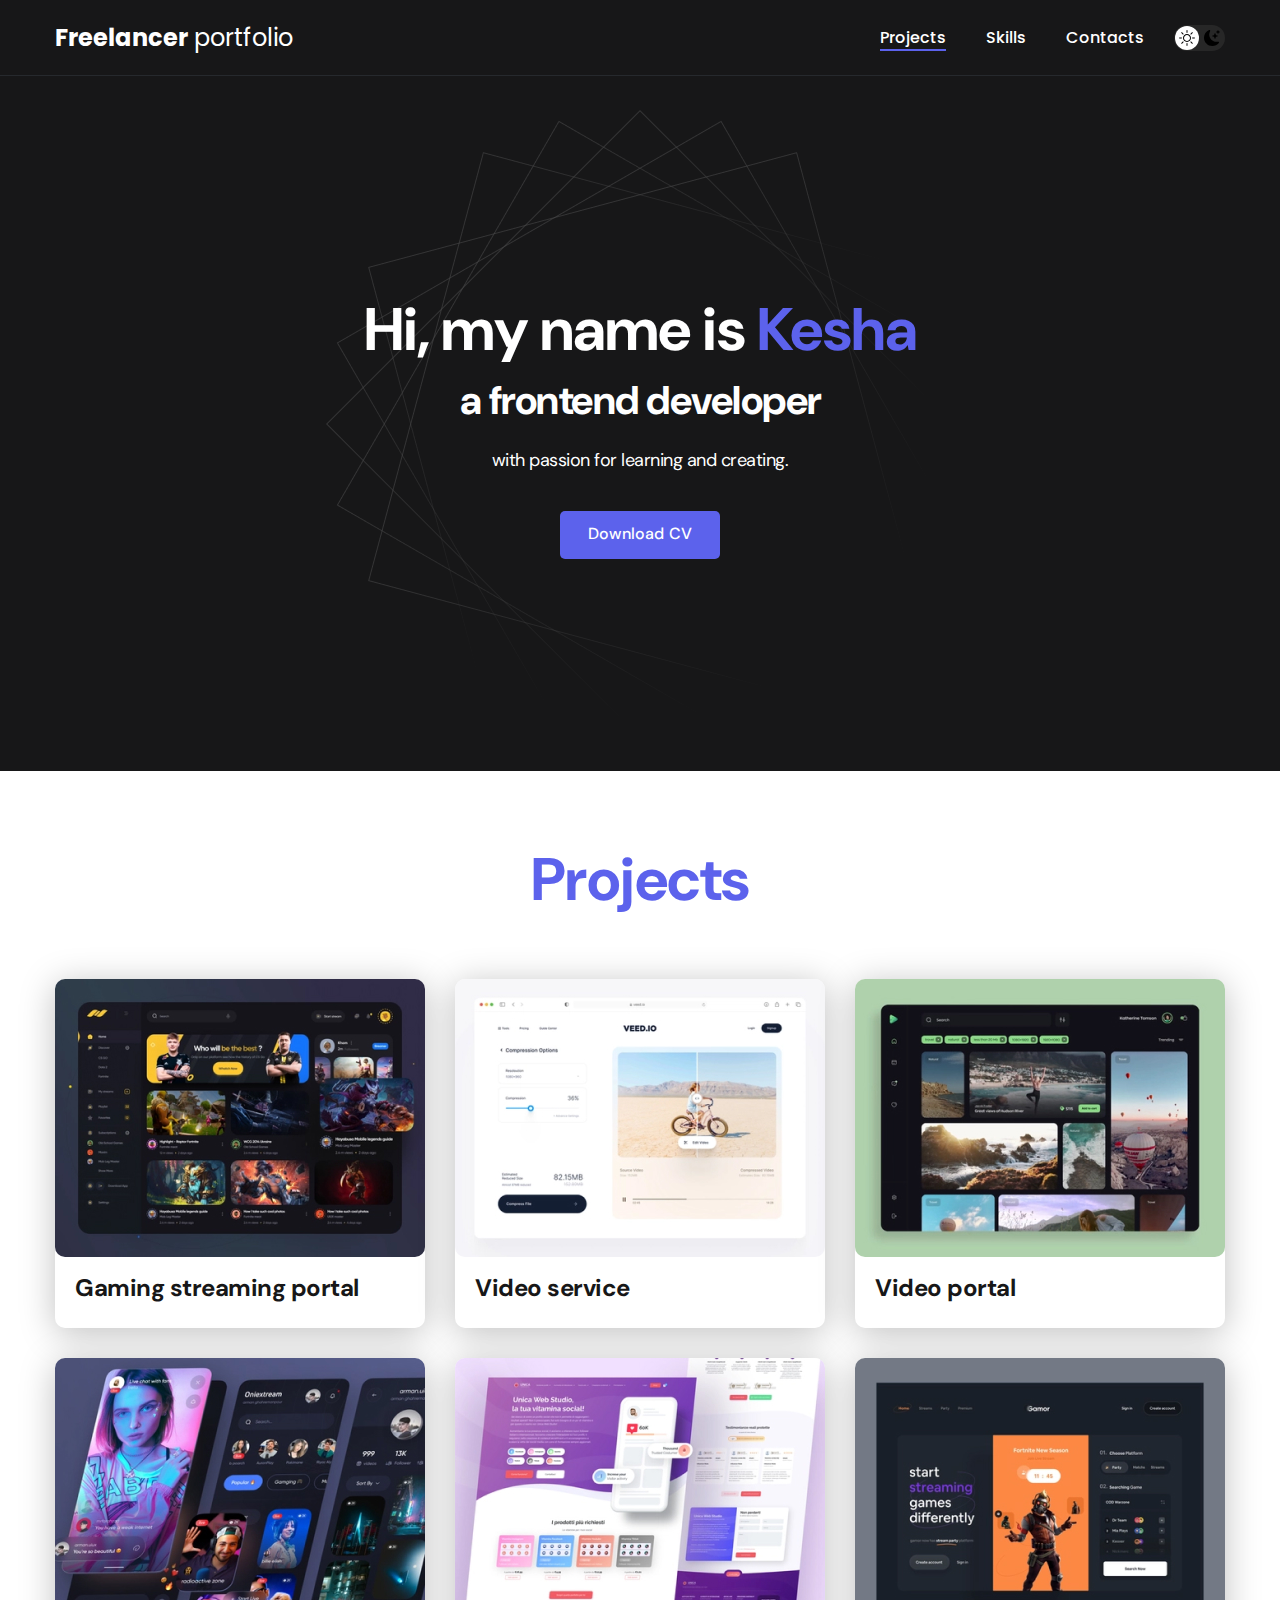
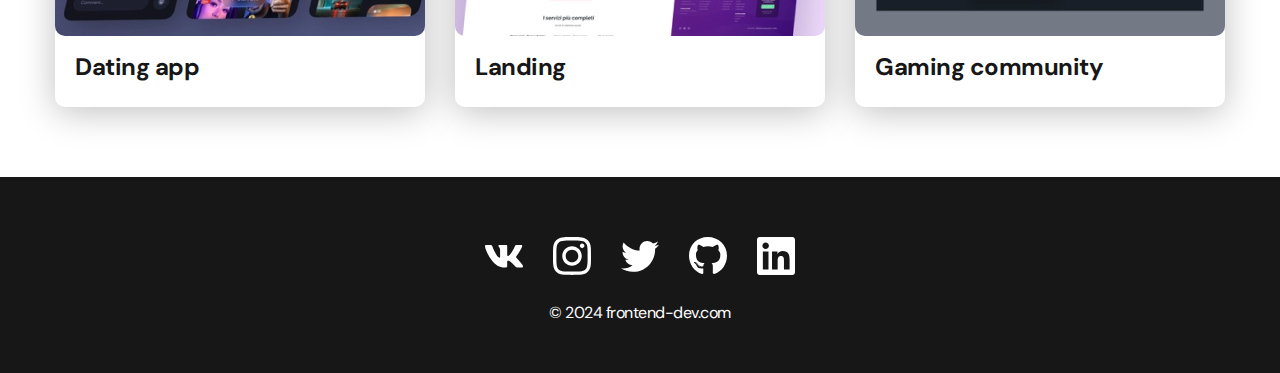
<file: index.html>
<!DOCTYPE html>
<html lang="en">
<head>
    <meta charset="UTF-8">
    <meta name="viewport" content="width=device-width, initial-scale=1.0">
    <title>Portfolio</title>
    <link rel="stylesheet" href="./css/main.css">
</head>
<body>
    <nav class="nav">
        <div class="container">
            <div class="nav-row">
                <a href="./index.html" class="logo"><strong>Freelancer</strong> portfolio</a>

                <button class="dark-mode-btn">
                    <img src="./img/icons/sun.svg" alt="Light mode" class="dark-mode-btn__icon">
                    <img src="./img/icons/moon.svg" alt="Dark mode" class="dark-mode-btn__icon">
                </button>

                <ul class="nav-list">
                    <li class="nav-list__item"><a href="./index.html" class="nav-list__link nav-list__link--active">Projects</a></li>
                    <li class="nav-list__item"><a href="./skills.html" class="nav-list__link">Skills</a></li>
                    <li class="nav-list__item"><a href="./contacts.html" class="nav-list__link">Contacts</a></li>
                </ul>
            </div>
        </div>
    </nav>
    <header class="header">
        <div class="header__wrapper">
            <h1 class="header__title">
                <strong>Hi, my name is <em>Kesha</em></strong><br>
                a frontend developer
            </h1>
            <div class="header__text">
                <p>with passion for learning and creating.</p>
            </div>
            <a href="#!" class="btn">Download CV</a>
        </div>
    </header>
    <main class="section">
        <div class="container">
            <h2 class="title-1">Projects</h2>
            <ul class="projects">
                <li class="project">
                    <a href="./project-page.html" target="_blank">
                        <img src="./img/projects/01.jpg" alt="Project img" class="project__img">
                        <h3 class="project__title">Gaming streaming portal</h3>
                    </a>
                </li>
                <li class="project">
                    <a href="./project-page=2.html" target="_blank">
                        <img src="./img/projects/02.jpg" alt="Project img" class="project__img">
                        <h3 class="project__title">Video service</h3>
                    </a>
                </li>
                <li class="project">
                    <a href="./project-page=3.html" target="_blank">
                        <img src="./img/projects/03.jpg" alt="Project img" class="project__img">
                        <h3 class="project__title">Video portal</h3>
                    </a>
                </li>
                <li class="project">
                    <a href="./project-page=4.html" target="_blank">
                        <img src="./img/projects/04.jpg" alt="Project img" class="project__img">
                        <h3 class="project__title">Dating app</h3>
                    </a>
                </li>
                <li class="project">
                    <a href="./project-page=5.html" target="_blank">
                        <img src="./img/projects/05.jpg" alt="Project img" class="project__img">
                        <h3 class="project__title">Landing</h3>
                    </a>
                </li>
                <li class="project">
                    <a href="./project-page=6.html" target="_blank">
                        <img src="./img/projects/06.jpg" alt="Project img" class="project__img">
                        <h3 class="project__title">Gaming community</h3>
                    </a>
                </li>
            </ul>
        </div>
    </main>
    <footer class="footer">
        <div class="container">
            <div class="footer__wrapper">
                <ul class="social">
                    <li class="social__item">
                        <a href="https://vk.com/"><img src="./img/icons/vk.svg" alt="Link"></a>
                    </li>
                    <li class="social__item">
                        <a href="https://www.instagram.com"><img src="./img/icons/instagram.svg" alt="Link"></a>
                    </li>
                    <li class="social__item">
                        <a href="https://twitter.com"><img src="./img/icons/twitter.svg" alt="Link"></a>
                    </li>
                    <li class="social__item">
                        <a href="https://github.com"><img src="./img/icons/gitHub.svg" alt="Link"></a>
                    </li>
                    <li class="social__item">
                        <a href="https://www.linkedin.com"><img src="./img/icons/linkedIn.svg" alt="Link"></a>
                    </li>
                </ul>
                <div class="copyright">
                    <p>© 2024 frontend-dev.com</p>
                </div>
            </div>
        </div>
    </footer>

    <script src="./js/main.js"></script>
</body>
</html>
</file>
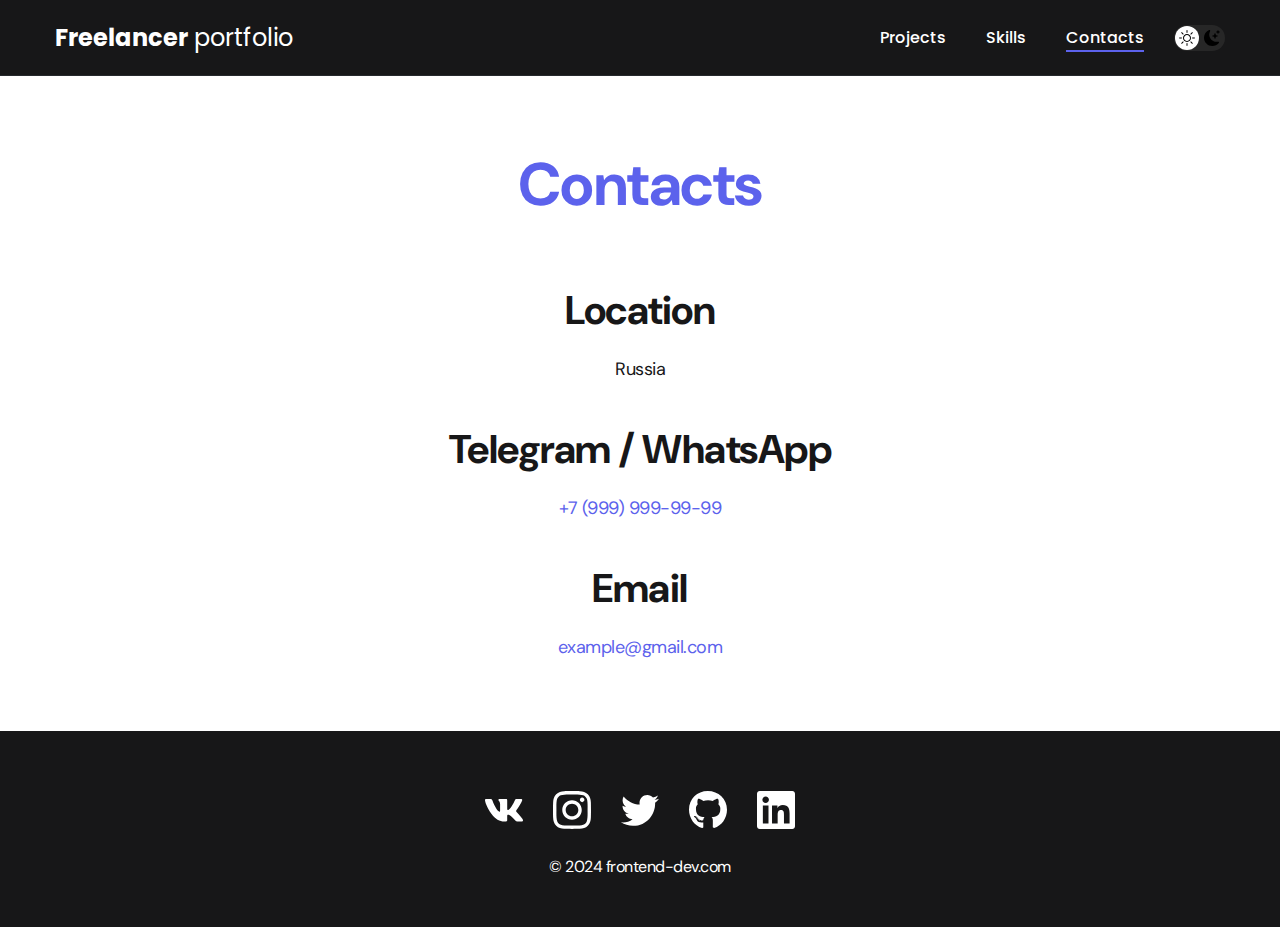
<file: contacts.html>
<!DOCTYPE html>
<html lang="en">
<head>
    <meta charset="UTF-8">
    <meta name="viewport" content="width=device-width, initial-scale=1.0">
    <title>Contacts</title>
    <link rel="stylesheet" href="./css/main.css">
</head>
<body>
    <nav class="nav">
        <div class="container">
            <div class="nav-row">
                <a href="./index.html" class="logo"><strong>Freelancer</strong> portfolio</a>

                <button class="dark-mode-btn">
                    <img src="./img/icons/sun.svg" alt="Light mode" class="dark-mode-btn__icon">
                    <img src="./img/icons/moon.svg" alt="Dark mode" class="dark-mode-btn__icon">
                </button>

                <ul class="nav-list">
                    <li class="nav-list__item"><a href="./index.html" class="nav-list__link">Projects</a></li>
                    <li class="nav-list__item"><a href="./skills.html" class="nav-list__link">Skills</a></li>
                    <li class="nav-list__item nav-list__link--active"><a href="./contacts.html" class="nav-list__link">Contacts</a></li>
                </ul>
            </div>
        </div>
    </nav>
    <main class="section">
        <div class="container">
            <h1 class="title-1">Contacts</h1>
            <ul class="content-list">
                <li class="content-list__item">
                    <h2 class="title-2">Location</h2>
                    <p>Russia</p>
                </li>
                <li class="content-list__item">
                    <h2 class="title-2">Telegram / WhatsApp</h2>
                    <p><a href="tel:+79999999999">+7 (999) 999-99-99</a></p>
                </li>
                <li class="content-list__item">
                    <h2 class="title-2">Email</h2>
                    <p><a href="mailto:example@gmail.com">example@gmail.com</a></p>
                </li>
            </ul>
        </div>
    </main>
    <footer class="footer">
        <div class="container">
            <div class="footer__wrapper">
                <ul class="social">
                    <li class="social__item">
                        <a href="https://vk.com/"><img src="./img/icons/vk.svg" alt="Link"></a>
                    </li>
                    <li class="social__item">
                        <a href="https://www.instagram.com"><img src="./img/icons/instagram.svg" alt="Link"></a>
                    </li>
                    <li class="social__item">
                        <a href="https://twitter.com"><img src="./img/icons/twitter.svg" alt="Link"></a>
                    </li>
                    <li class="social__item">
                        <a href="https://github.com"><img src="./img/icons/gitHub.svg" alt="Link"></a>
                    </li>
                    <li class="social__item">
                        <a href="https://www.linkedin.com"><img src="./img/icons/linkedIn.svg" alt="Link"></a>
                    </li>
                </ul>
                <div class="copyright">
                    <p>© 2024 frontend-dev.com</p>
                </div>
            </div>
        </div>
    </footer>

    <script src="./js/main.js"></script>
</body>
</html>
</file>
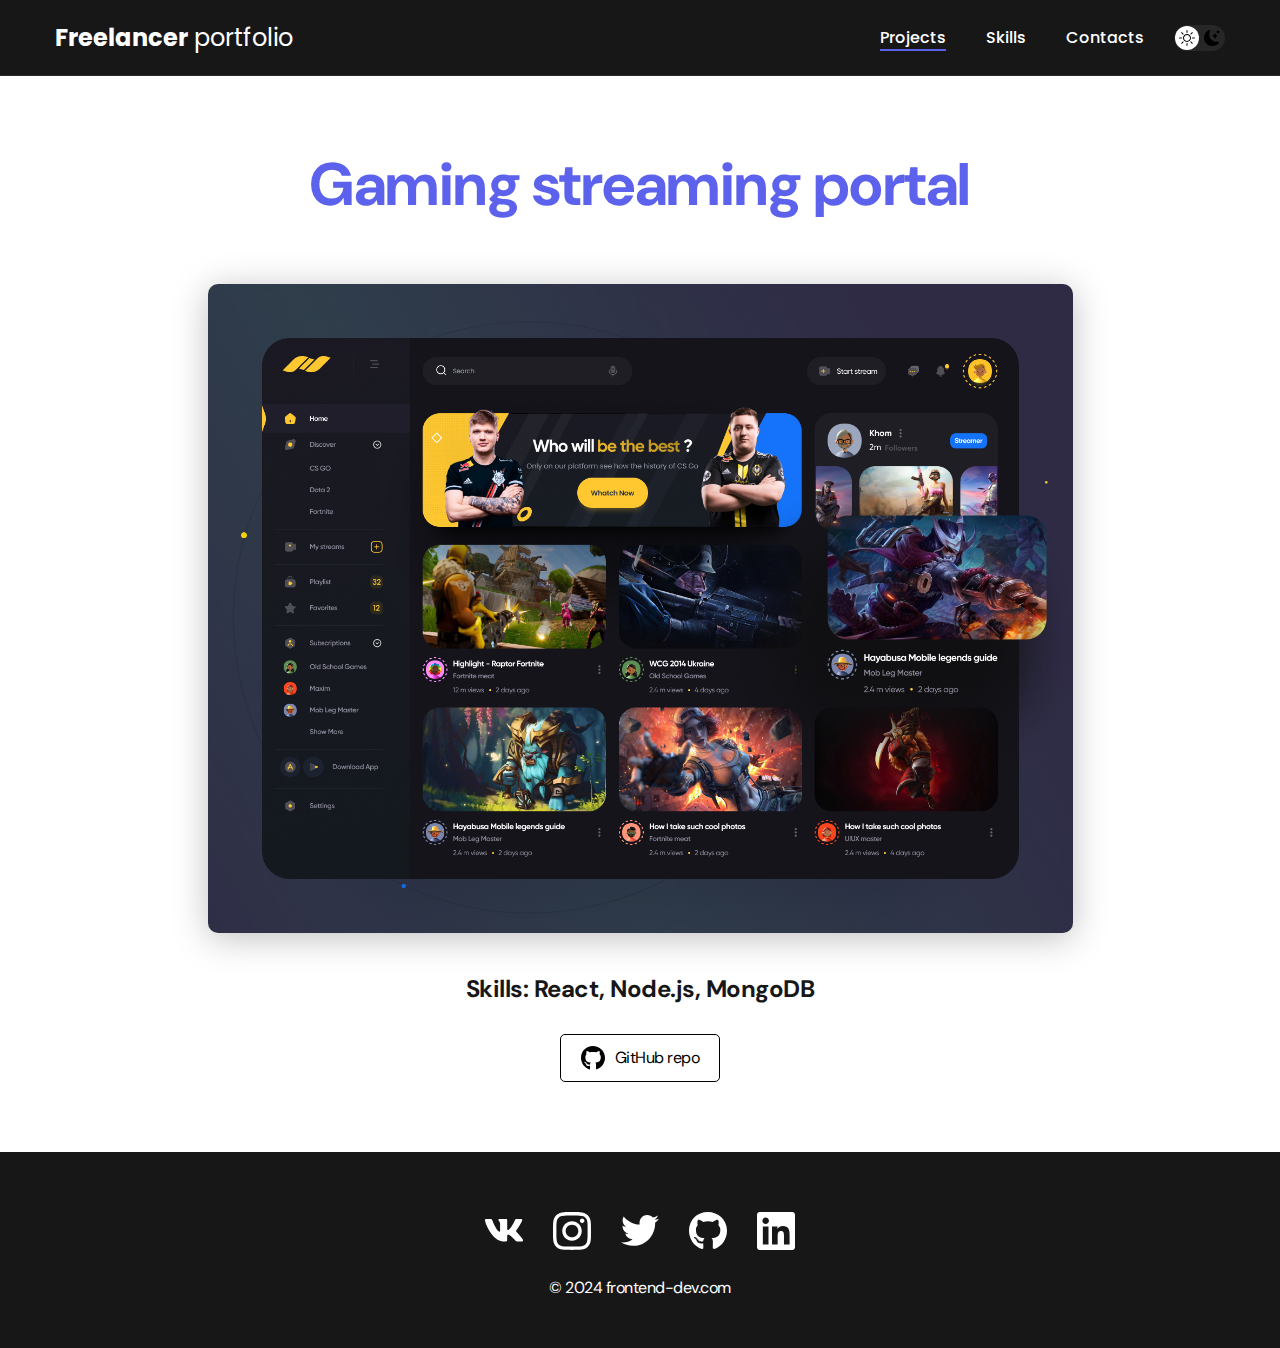
<file: project-page.html>
<!DOCTYPE html>
<html lang="en">
<head>
    <meta charset="UTF-8">
    <meta name="viewport" content="width=device-width, initial-scale=1.0">
    <title>Gaming streaming portal</title>
    <link rel="stylesheet" href="./css/main.css">
</head>
<body>
    <nav class="nav">
        <div class="container">
            <div class="nav-row">
                <a href="./index.html" class="logo"><strong>Freelancer</strong> portfolio</a>

                <button class="dark-mode-btn">
                    <img src="./img/icons/sun.svg" alt="Light mode" class="dark-mode-btn__icon">
                    <img src="./img/icons/moon.svg" alt="Dark mode" class="dark-mode-btn__icon">
                </button>

                <ul class="nav-list">
                    <li class="nav-list__item"><a href="./index.html" class="nav-list__link nav-list__link--active">Projects</a></li>
                    <li class="nav-list__item"><a href="./skills.html" class="nav-list__link">Skills</a></li>
                    <li class="nav-list__item"><a href="./contacts.html" class="nav-list__link">Contacts</a></li>
                </ul>
            </div>
        </div>
    </nav>
    <main class="section">
        <div class="container">
            <div class="project-details">
                <h1 class="title-1">Gaming streaming portal</h1>
                <img src="./img/projects/01-big.jpg" alt="" class="project-details__cover">
                <div class="project-details__desc">
                    <p>Skills: React, Node.js, MongoDB</p>
                </div>
                <a href="#!" class="btn-outline">
                    <img src="./img/icons/gitHub-black.svg" alt="">
                    GitHub repo
                </a>
            </div>
        </div>
    </main>
    <footer class="footer">
        <div class="container">
            <div class="footer__wrapper">
                <ul class="social">
                    <li class="social__item">
                        <a href="https://vk.com/"><img src="./img/icons/vk.svg" alt="Link"></a>
                    </li>
                    <li class="social__item">
                        <a href="https://www.instagram.com"><img src="./img/icons/instagram.svg" alt="Link"></a>
                    </li>
                    <li class="social__item">
                        <a href="https://twitter.com"><img src="./img/icons/twitter.svg" alt="Link"></a>
                    </li>
                    <li class="social__item">
                        <a href="https://github.com"><img src="./img/icons/gitHub.svg" alt="Link"></a>
                    </li>
                    <li class="social__item">
                        <a href="https://www.linkedin.com"><img src="./img/icons/linkedIn.svg" alt="Link"></a>
                    </li>
                </ul>
                <div class="copyright">
                    <p>© 2024 frontend-dev.com</p>
                </div>
            </div>
        </div>
    </footer>

    <script src="./js/main.js"></script>
</body>
</html>
</file>
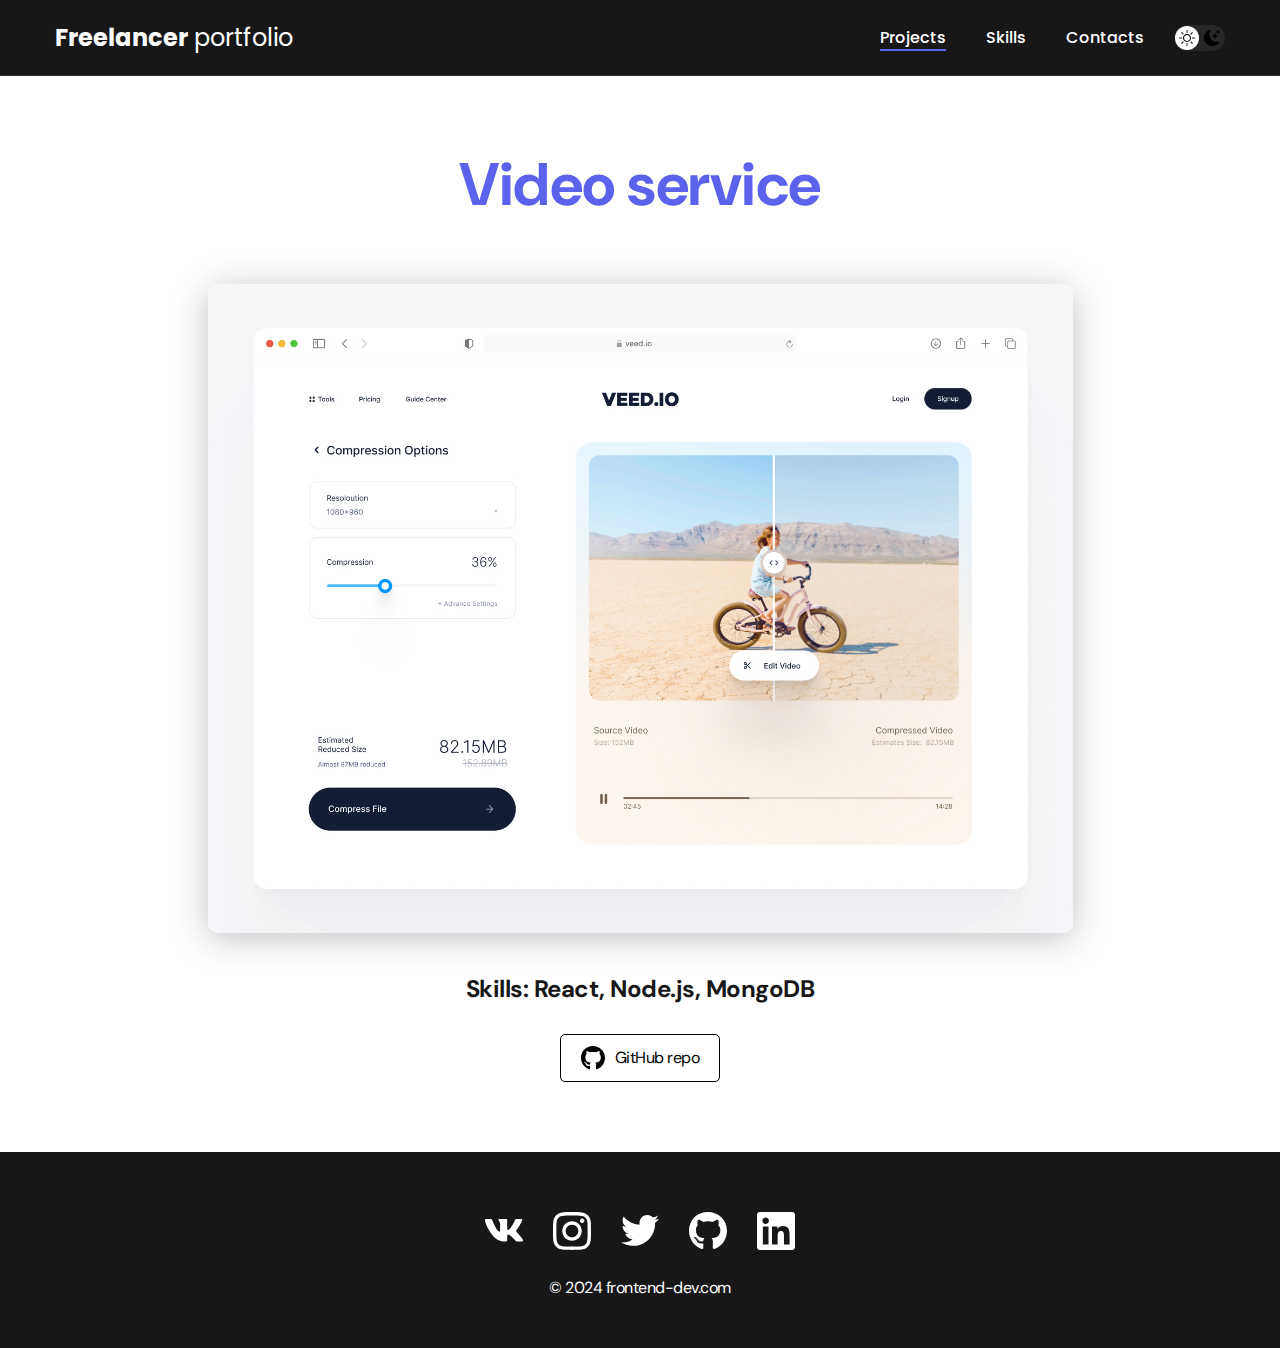
<file: project-page=2.html>
<!DOCTYPE html>
<html lang="en">
<head>
    <meta charset="UTF-8">
    <meta name="viewport" content="width=device-width, initial-scale=1.0">
    <title>Video service</title>
    <link rel="stylesheet" href="./css/main.css">
</head>
<body>
    <nav class="nav">
        <div class="container">
            <div class="nav-row">
                <a href="./index.html" class="logo"><strong>Freelancer</strong> portfolio</a>

                <button class="dark-mode-btn">
                    <img src="./img/icons/sun.svg" alt="Light mode" class="dark-mode-btn__icon">
                    <img src="./img/icons/moon.svg" alt="Dark mode" class="dark-mode-btn__icon">
                </button>

                <ul class="nav-list">
                    <li class="nav-list__item"><a href="./index.html" class="nav-list__link nav-list__link--active">Projects</a></li>
                    <li class="nav-list__item"><a href="./skills.html" class="nav-list__link">Skills</a></li>
                    <li class="nav-list__item"><a href="./contacts.html" class="nav-list__link">Contacts</a></li>
                </ul>
            </div>
        </div>
    </nav>
    <main class="section">
        <div class="container">
            <div class="project-details">
                <h1 class="title-1">Video service</h1>
                <img src="./img/projects/02-big.jpg" alt="" class="project-details__cover">
                <div class="project-details__desc">
                    <p>Skills: React, Node.js, MongoDB</p>
                </div>
                <a href="#!" class="btn-outline">
                    <img src="./img/icons/gitHub-black.svg" alt="">
                    GitHub repo
                </a>
            </div>
        </div>
    </main>
    <footer class="footer">
        <div class="container">
            <div class="footer__wrapper">
                <ul class="social">
                    <li class="social__item">
                        <a href="https://vk.com/"><img src="./img/icons/vk.svg" alt="Link"></a>
                    </li>
                    <li class="social__item">
                        <a href="https://www.instagram.com"><img src="./img/icons/instagram.svg" alt="Link"></a>
                    </li>
                    <li class="social__item">
                        <a href="https://twitter.com"><img src="./img/icons/twitter.svg" alt="Link"></a>
                    </li>
                    <li class="social__item">
                        <a href="https://github.com"><img src="./img/icons/gitHub.svg" alt="Link"></a>
                    </li>
                    <li class="social__item">
                        <a href="https://www.linkedin.com"><img src="./img/icons/linkedIn.svg" alt="Link"></a>
                    </li>
                </ul>
                <div class="copyright">
                    <p>© 2024 frontend-dev.com</p>
                </div>
            </div>
        </div>
    </footer>

    <script src="./js/main.js"></script>
</body>
</html>
</file>
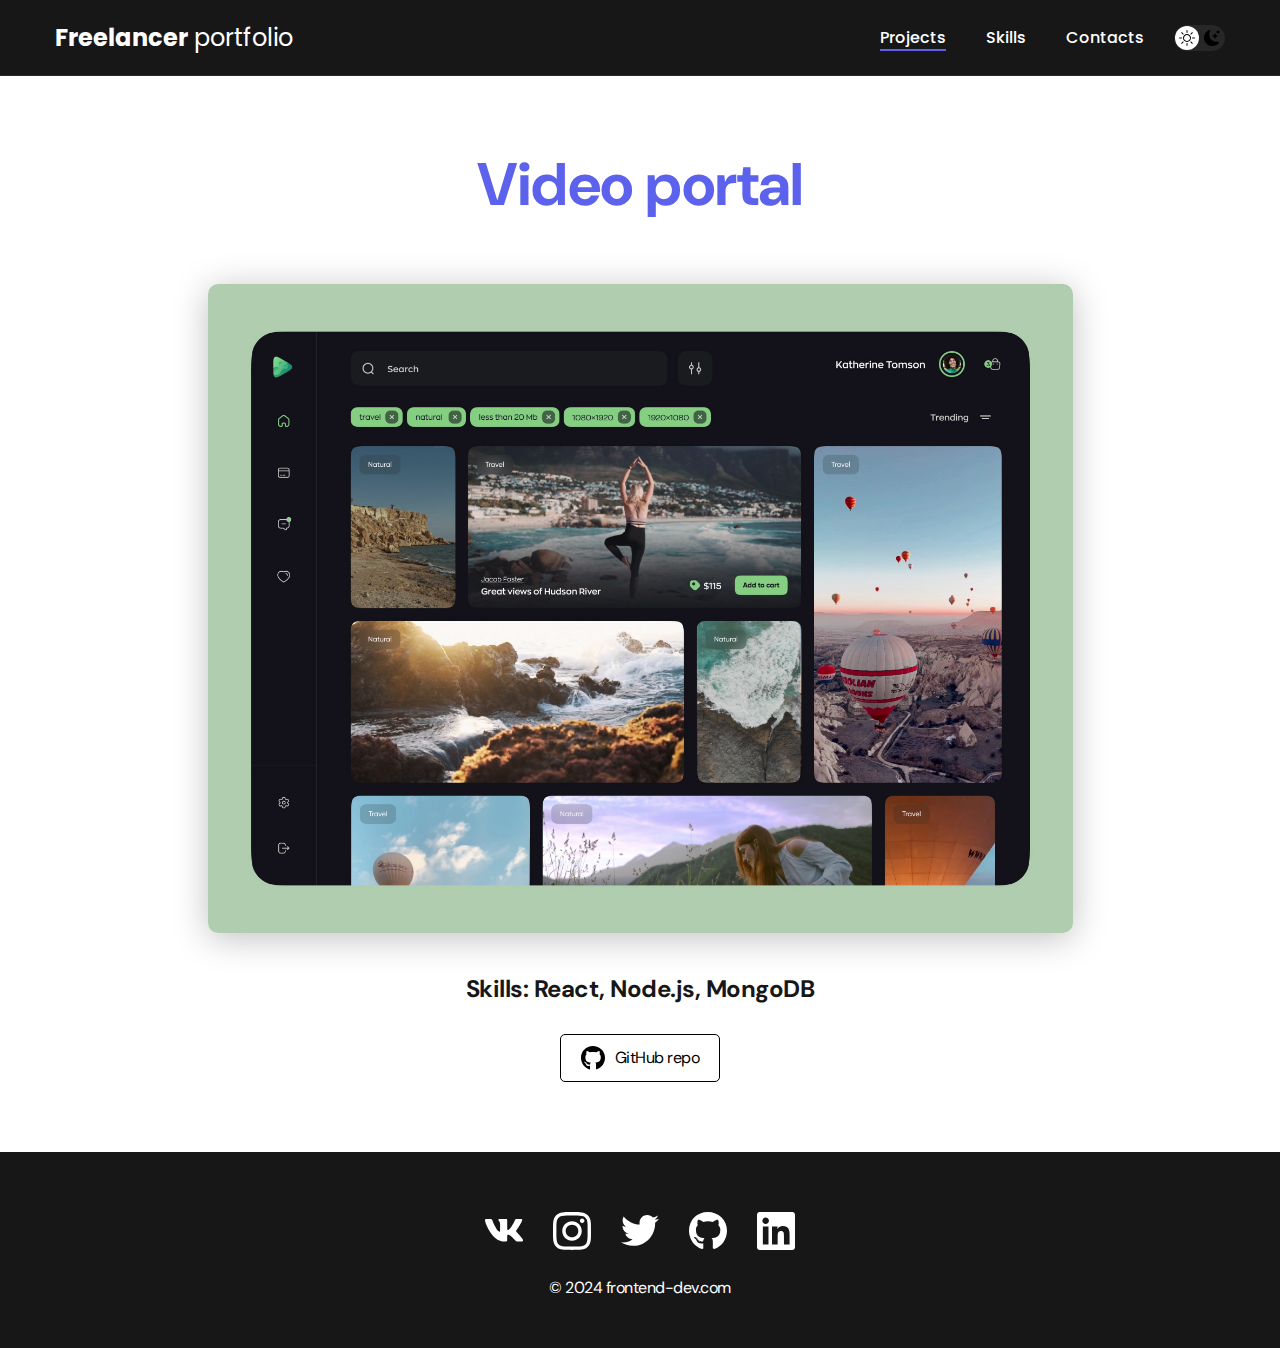
<file: project-page=3.html>
<!DOCTYPE html>
<html lang="en">
<head>
    <meta charset="UTF-8">
    <meta name="viewport" content="width=device-width, initial-scale=1.0">
    <title>Video portal</title>
    <link rel="stylesheet" href="./css/main.css">
</head>
<body>
    <nav class="nav">
        <div class="container">
            <div class="nav-row">
                <a href="./index.html" class="logo"><strong>Freelancer</strong> portfolio</a>

                <button class="dark-mode-btn">
                    <img src="./img/icons/sun.svg" alt="Light mode" class="dark-mode-btn__icon">
                    <img src="./img/icons/moon.svg" alt="Dark mode" class="dark-mode-btn__icon">
                </button>

                <ul class="nav-list">
                    <li class="nav-list__item"><a href="./index.html" class="nav-list__link nav-list__link--active">Projects</a></li>
                    <li class="nav-list__item"><a href="./skills.html" class="nav-list__link">Skills</a></li>
                    <li class="nav-list__item"><a href="./contacts.html" class="nav-list__link">Contacts</a></li>
                </ul>
            </div>
        </div>
    </nav>
    <main class="section">
        <div class="container">
            <div class="project-details">
                <h1 class="title-1">Video portal</h1>
                <img src="./img/projects/03-big.jpg" alt="" class="project-details__cover">
                <div class="project-details__desc">
                    <p>Skills: React, Node.js, MongoDB</p>
                </div>
                <a href="#!" class="btn-outline">
                    <img src="./img/icons/gitHub-black.svg" alt="">
                    GitHub repo
                </a>
            </div>
        </div>
    </main>
    <footer class="footer">
        <div class="container">
            <div class="footer__wrapper">
                <ul class="social">
                    <li class="social__item">
                        <a href="https://vk.com/"><img src="./img/icons/vk.svg" alt="Link"></a>
                    </li>
                    <li class="social__item">
                        <a href="https://www.instagram.com"><img src="./img/icons/instagram.svg" alt="Link"></a>
                    </li>
                    <li class="social__item">
                        <a href="https://twitter.com"><img src="./img/icons/twitter.svg" alt="Link"></a>
                    </li>
                    <li class="social__item">
                        <a href="https://github.com"><img src="./img/icons/gitHub.svg" alt="Link"></a>
                    </li>
                    <li class="social__item">
                        <a href="https://www.linkedin.com"><img src="./img/icons/linkedIn.svg" alt="Link"></a>
                    </li>
                </ul>
                <div class="copyright">
                    <p>© 2024 frontend-dev.com</p>
                </div>
            </div>
        </div>
    </footer>

    <script src="./js/main.js"></script>
</body>
</html>
</file>
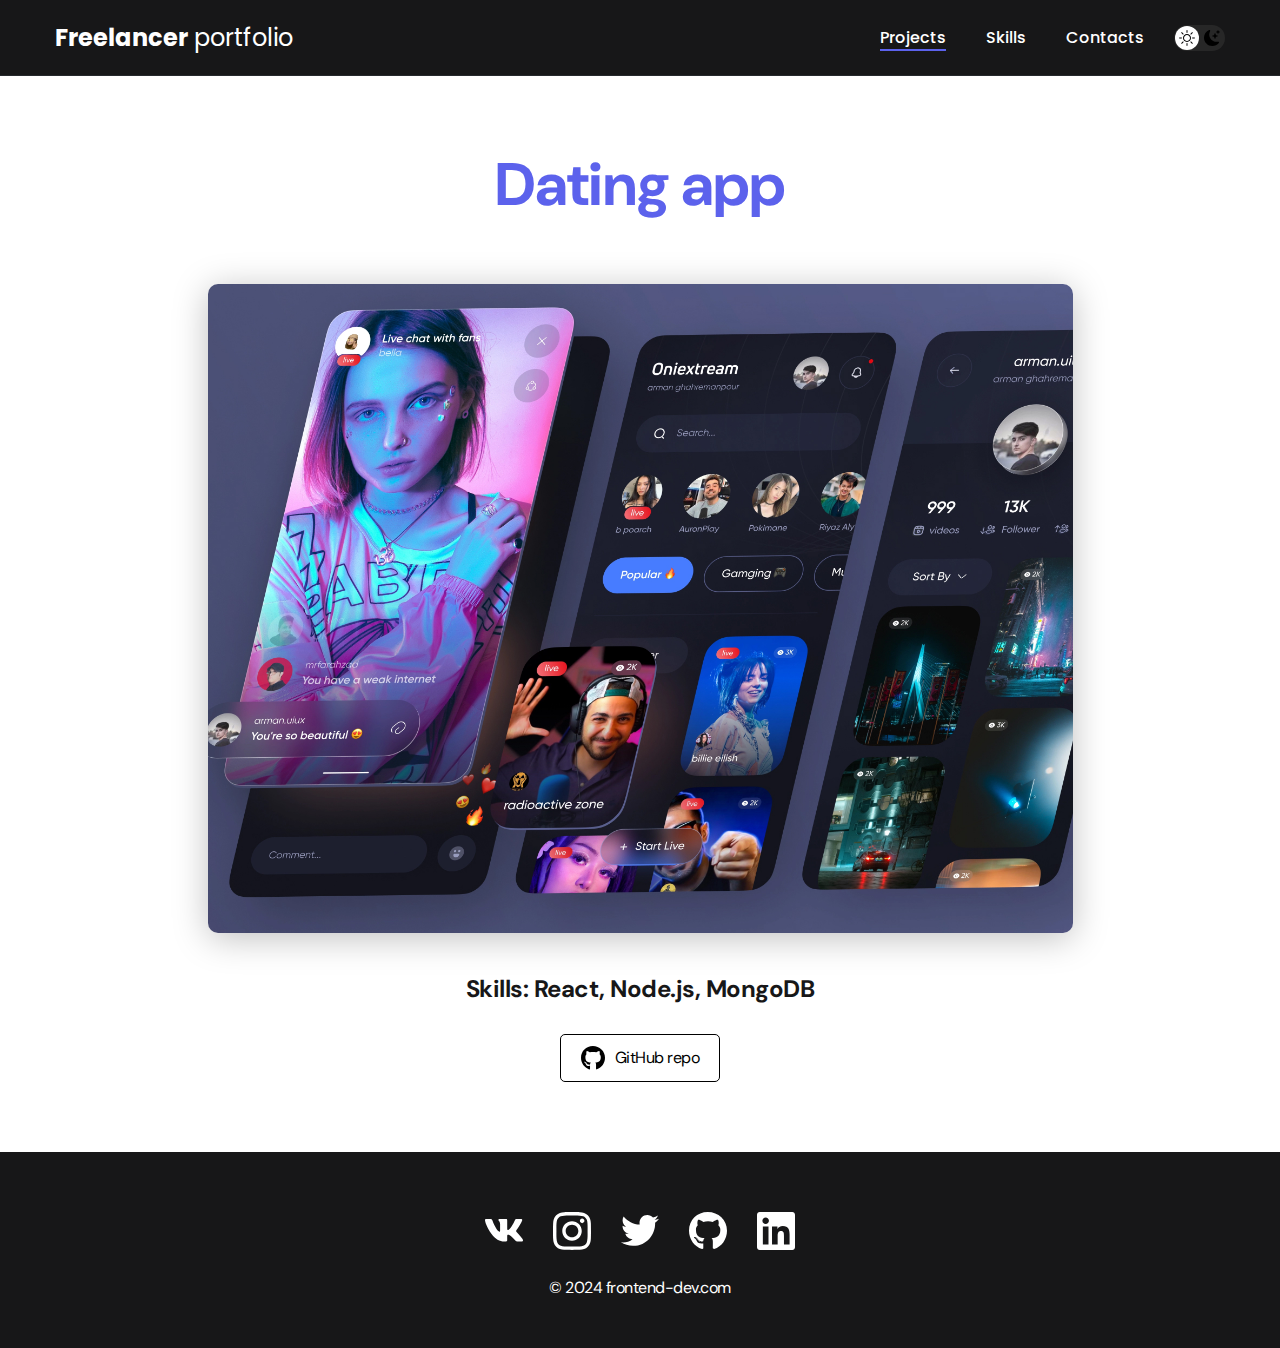
<file: project-page=4.html>
<!DOCTYPE html>
<html lang="en">
<head>
    <meta charset="UTF-8">
    <meta name="viewport" content="width=device-width, initial-scale=1.0">
    <title>Dating app</title>
    <link rel="stylesheet" href="./css/main.css">
</head>
<body>
    <nav class="nav">
        <div class="container">
            <div class="nav-row">
                <a href="./index.html" class="logo"><strong>Freelancer</strong> portfolio</a>

                <button class="dark-mode-btn">
                    <img src="./img/icons/sun.svg" alt="Light mode" class="dark-mode-btn__icon">
                    <img src="./img/icons/moon.svg" alt="Dark mode" class="dark-mode-btn__icon">
                </button>

                <ul class="nav-list">
                    <li class="nav-list__item"><a href="./index.html" class="nav-list__link nav-list__link--active">Projects</a></li>
                    <li class="nav-list__item"><a href="./skills.html" class="nav-list__link">Skills</a></li>
                    <li class="nav-list__item"><a href="./contacts.html" class="nav-list__link">Contacts</a></li>
                </ul>
            </div>
        </div>
    </nav>
    <main class="section">
        <div class="container">
            <div class="project-details">
                <h1 class="title-1">Dating app</h1>
                <img src="./img/projects/04-big.jpg" alt="" class="project-details__cover">
                <div class="project-details__desc">
                    <p>Skills: React, Node.js, MongoDB</p>
                </div>
                <a href="#!" class="btn-outline">
                    <img src="./img/icons/gitHub-black.svg" alt="">
                    GitHub repo
                </a>
            </div>
        </div>
    </main>
    <footer class="footer">
        <div class="container">
            <div class="footer__wrapper">
                <ul class="social">
                    <li class="social__item">
                        <a href="https://vk.com/"><img src="./img/icons/vk.svg" alt="Link"></a>
                    </li>
                    <li class="social__item">
                        <a href="https://www.instagram.com"><img src="./img/icons/instagram.svg" alt="Link"></a>
                    </li>
                    <li class="social__item">
                        <a href="https://twitter.com"><img src="./img/icons/twitter.svg" alt="Link"></a>
                    </li>
                    <li class="social__item">
                        <a href="https://github.com"><img src="./img/icons/gitHub.svg" alt="Link"></a>
                    </li>
                    <li class="social__item">
                        <a href="https://www.linkedin.com"><img src="./img/icons/linkedIn.svg" alt="Link"></a>
                    </li>
                </ul>
                <div class="copyright">
                    <p>© 2024 frontend-dev.com</p>
                </div>
            </div>
        </div>
    </footer>

    <script src="./js/main.js"></script>
</body>
</html>
</file>
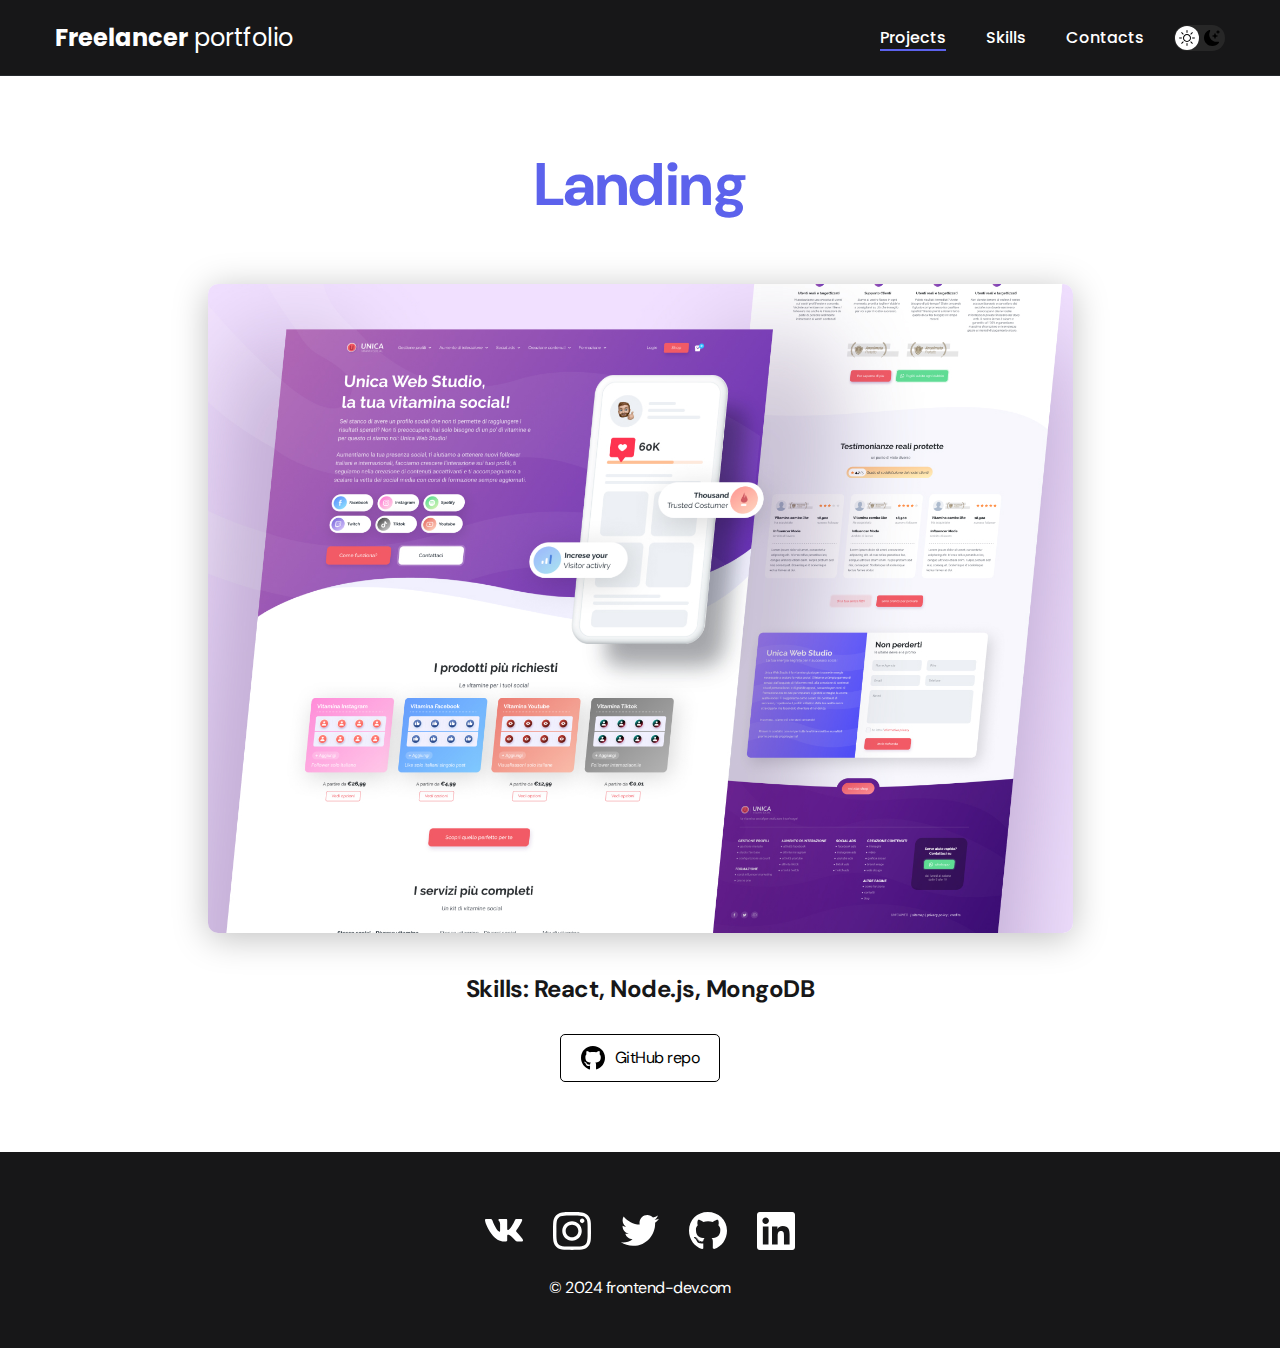
<file: project-page=5.html>
<!DOCTYPE html>
<html lang="en">
<head>
    <meta charset="UTF-8">
    <meta name="viewport" content="width=device-width, initial-scale=1.0">
    <title>Landing</title>
    <link rel="stylesheet" href="./css/main.css">
</head>
<body>
    <nav class="nav">
        <div class="container">
            <div class="nav-row">
                <a href="./index.html" class="logo"><strong>Freelancer</strong> portfolio</a>

                <button class="dark-mode-btn">
                    <img src="./img/icons/sun.svg" alt="Light mode" class="dark-mode-btn__icon">
                    <img src="./img/icons/moon.svg" alt="Dark mode" class="dark-mode-btn__icon">
                </button>

                <ul class="nav-list">
                    <li class="nav-list__item"><a href="./index.html" class="nav-list__link nav-list__link--active">Projects</a></li>
                    <li class="nav-list__item"><a href="./skills.html" class="nav-list__link">Skills</a></li>
                    <li class="nav-list__item"><a href="./contacts.html" class="nav-list__link">Contacts</a></li>
                </ul>
            </div>
        </div>
    </nav>
    <main class="section">
        <div class="container">
            <div class="project-details">
                <h1 class="title-1">Landing</h1>
                <img src="./img/projects/05-big.jpg" alt="" class="project-details__cover">
                <div class="project-details__desc">
                    <p>Skills: React, Node.js, MongoDB</p>
                </div>
                <a href="#!" class="btn-outline">
                    <img src="./img/icons/gitHub-black.svg" alt="">
                    GitHub repo
                </a>
            </div>
        </div>
    </main>
    <footer class="footer">
        <div class="container">
            <div class="footer__wrapper">
                <ul class="social">
                    <li class="social__item">
                        <a href="https://vk.com/"><img src="./img/icons/vk.svg" alt="Link"></a>
                    </li>
                    <li class="social__item">
                        <a href="https://www.instagram.com"><img src="./img/icons/instagram.svg" alt="Link"></a>
                    </li>
                    <li class="social__item">
                        <a href="https://twitter.com"><img src="./img/icons/twitter.svg" alt="Link"></a>
                    </li>
                    <li class="social__item">
                        <a href="https://github.com"><img src="./img/icons/gitHub.svg" alt="Link"></a>
                    </li>
                    <li class="social__item">
                        <a href="https://www.linkedin.com"><img src="./img/icons/linkedIn.svg" alt="Link"></a>
                    </li>
                </ul>
                <div class="copyright">
                    <p>© 2024 frontend-dev.com</p>
                </div>
            </div>
        </div>
    </footer>

    <script src="./js/main.js"></script>
</body>
</html>
</file>
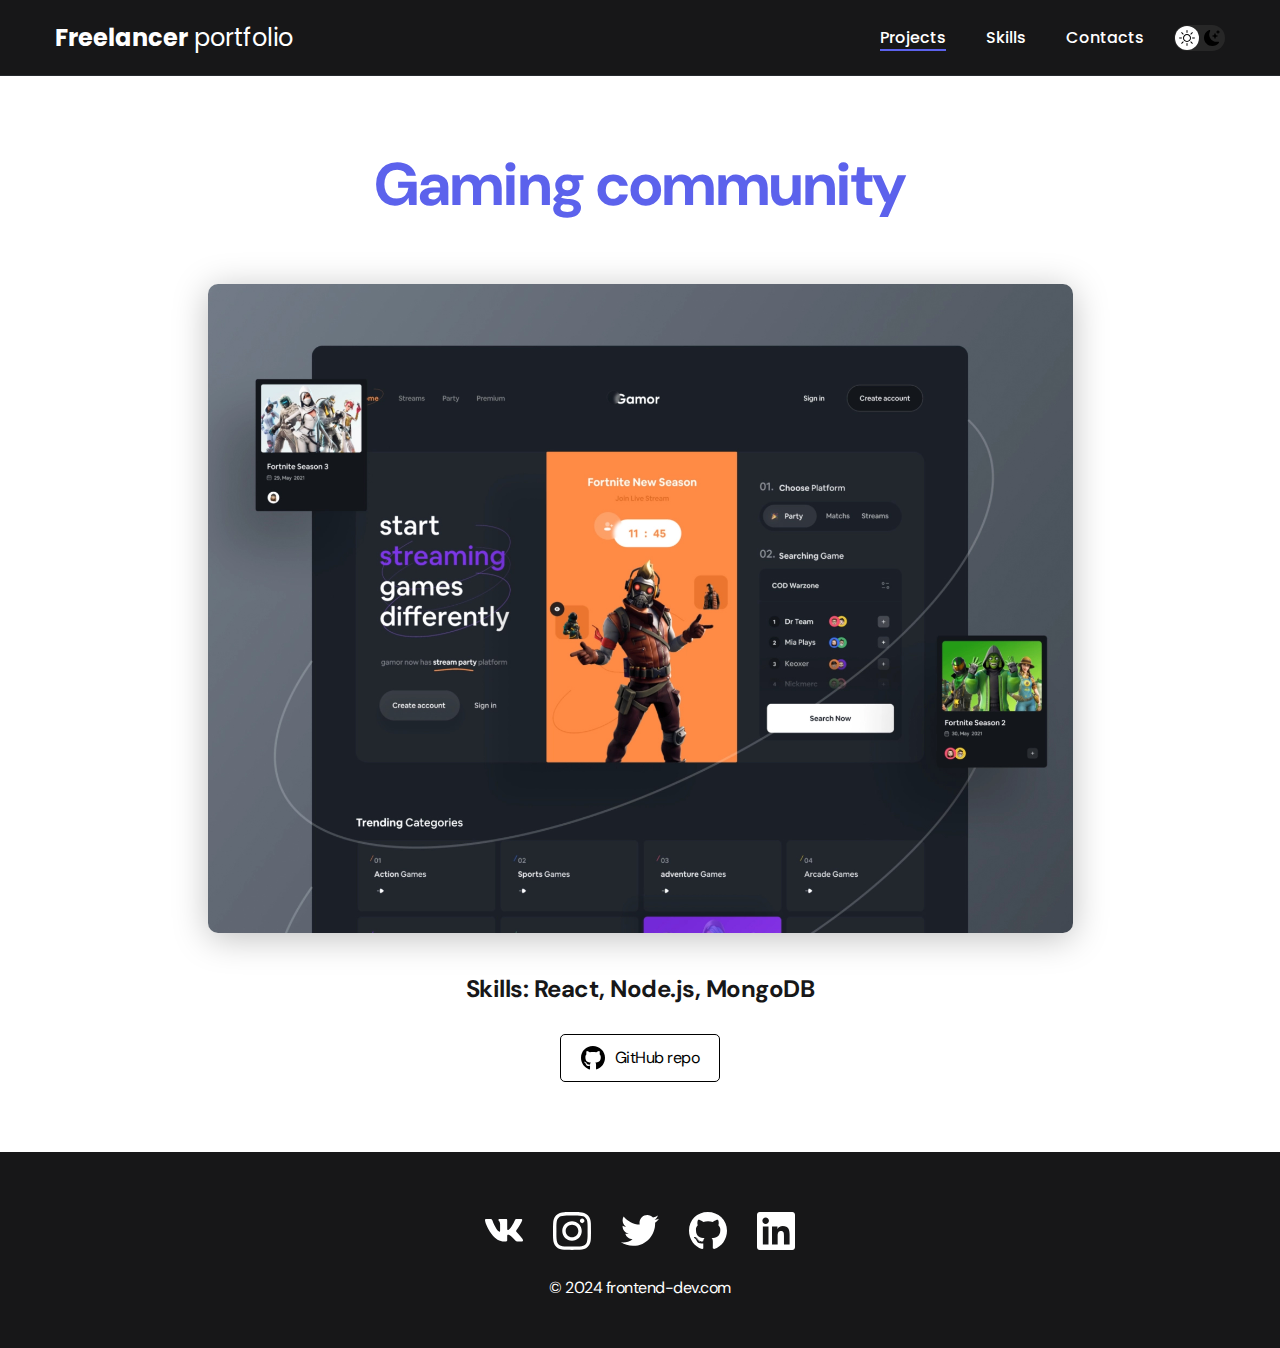
<file: project-page=6.html>
<!DOCTYPE html>
<html lang="en">
<head>
    <meta charset="UTF-8">
    <meta name="viewport" content="width=device-width, initial-scale=1.0">
    <title>Gaming community</title>
    <link rel="stylesheet" href="./css/main.css">
</head>
<body>
    <nav class="nav">
        <div class="container">
            <div class="nav-row">
                <a href="./index.html" class="logo"><strong>Freelancer</strong> portfolio</a>

                <button class="dark-mode-btn">
                    <img src="./img/icons/sun.svg" alt="Light mode" class="dark-mode-btn__icon">
                    <img src="./img/icons/moon.svg" alt="Dark mode" class="dark-mode-btn__icon">
                </button>

                <ul class="nav-list">
                    <li class="nav-list__item"><a href="./index.html" class="nav-list__link nav-list__link--active">Projects</a></li>
                    <li class="nav-list__item"><a href="./skills.html" class="nav-list__link">Skills</a></li>
                    <li class="nav-list__item"><a href="./contacts.html" class="nav-list__link">Contacts</a></li>
                </ul>
            </div>
        </div>
    </nav>
    <main class="section">
        <div class="container">
            <div class="project-details">
                <h1 class="title-1">Gaming community</h1>
                <img src="./img/projects/06-big.jpg" alt="" class="project-details__cover">
                <div class="project-details__desc">
                    <p>Skills: React, Node.js, MongoDB</p>
                </div>
                <a href="#!" class="btn-outline">
                    <img src="./img/icons/gitHub-black.svg" alt="">
                    GitHub repo
                </a>
            </div>
        </div>
    </main>
    <footer class="footer">
        <div class="container">
            <div class="footer__wrapper">
                <ul class="social">
                    <li class="social__item">
                        <a href="https://vk.com/"><img src="./img/icons/vk.svg" alt="Link"></a>
                    </li>
                    <li class="social__item">
                        <a href="https://www.instagram.com"><img src="./img/icons/instagram.svg" alt="Link"></a>
                    </li>
                    <li class="social__item">
                        <a href="https://twitter.com"><img src="./img/icons/twitter.svg" alt="Link"></a>
                    </li>
                    <li class="social__item">
                        <a href="https://github.com"><img src="./img/icons/gitHub.svg" alt="Link"></a>
                    </li>
                    <li class="social__item">
                        <a href="https://www.linkedin.com"><img src="./img/icons/linkedIn.svg" alt="Link"></a>
                    </li>
                </ul>
                <div class="copyright">
                    <p>© 2024 frontend-dev.com</p>
                </div>
            </div>
        </div>
    </footer>

    <script src="./js/main.js"></script>
</body>
</html>
</file>
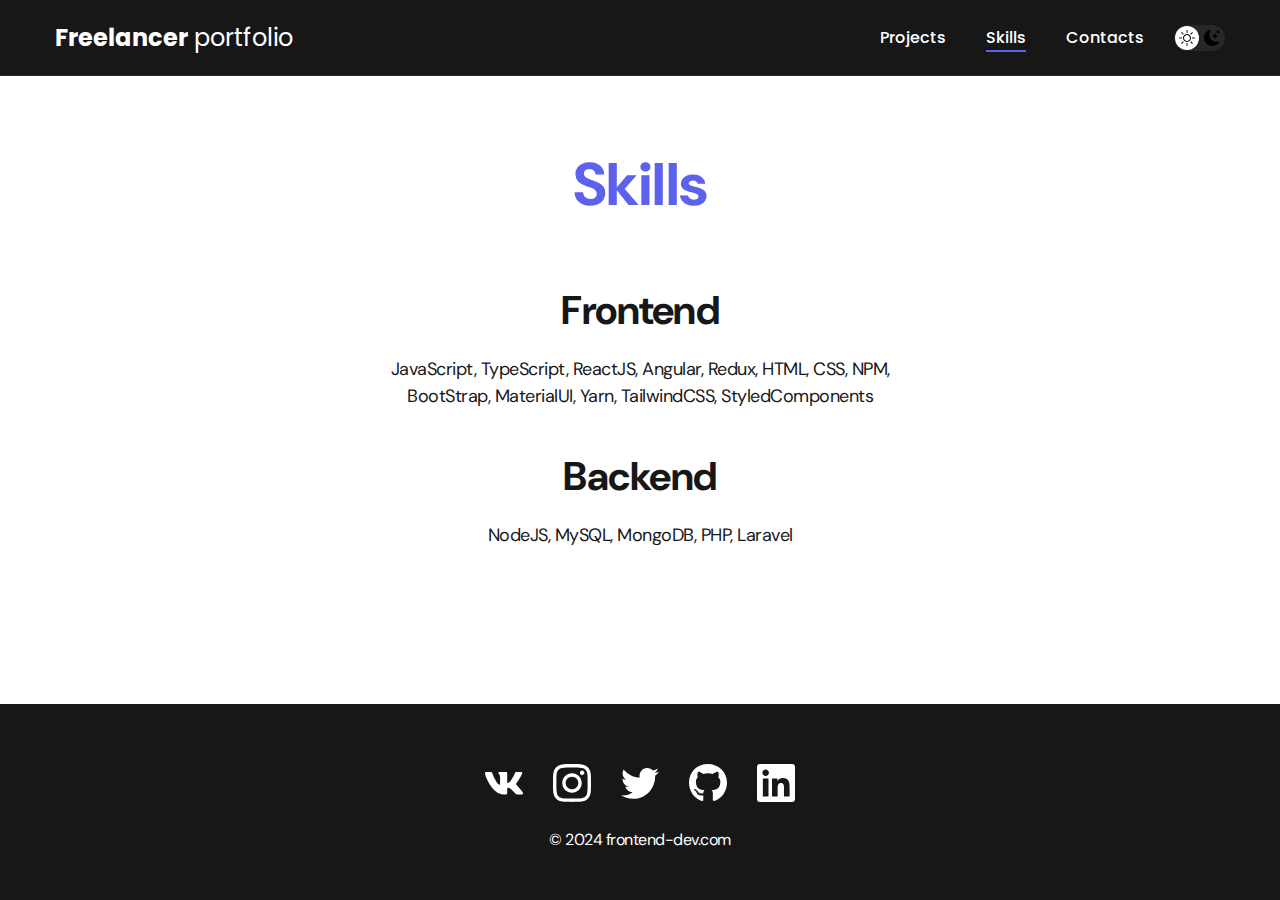
<file: skills.html>
<!DOCTYPE html>
<html lang="en">
<head>
    <meta charset="UTF-8">
    <meta name="viewport" content="width=device-width, initial-scale=1.0">
    <title>Skills</title>
    <link rel="stylesheet" href="./css/main.css">
</head>
<body>
    <nav class="nav">
        <div class="container">
            <div class="nav-row">
                <a href="./index.html" class="logo"><strong>Freelancer</strong> portfolio</a>

                <button class="dark-mode-btn">
                    <img src="./img/icons/sun.svg" alt="Light mode" class="dark-mode-btn__icon">
                    <img src="./img/icons/moon.svg" alt="Dark mode" class="dark-mode-btn__icon">
                </button>

                <ul class="nav-list">
                    <li class="nav-list__item"><a href="./index.html" class="nav-list__link">Projects</a></li>
                    <li class="nav-list__item nav-list__link--active"><a href="./skills.html" class="nav-list__link">Skills</a></li>
                    <li class="nav-list__item"><a href="./contacts.html" class="nav-list__link">Contacts</a></li>
                </ul>
            </div>
        </div>
    </nav>
    <main class="section">
        <div class="container">
            <h1 class="title-1">Skills</h1>
            <ul class="content-list">
                <li class="content-list__item">
                    <h2 class="title-2">Frontend</h2>
                    <p>JavaScript, TypeScript, ReactJS, Angular, Redux, HTML, CSS, NPM, BootStrap, MaterialUI, Yarn, TailwindCSS, StyledComponents</p>
                </li>
                <li class="content-list__item">
                    <h2 class="title-2">Backend</h2>
                    <p>NodeJS, MySQL, MongoDB, PHP, Laravel</p>
                </li>
            </ul>
        </div>
    </main>
    <footer class="footer">
        <div class="container">
            <div class="footer__wrapper">
                <ul class="social">
                    <li class="social__item">
                        <a href="https://vk.com/"><img src="./img/icons/vk.svg" alt="Link"></a>
                    </li>
                    <li class="social__item">
                        <a href="https://www.instagram.com"><img src="./img/icons/instagram.svg" alt="Link"></a>
                    </li>
                    <li class="social__item">
                        <a href="https://twitter.com"><img src="./img/icons/twitter.svg" alt="Link"></a>
                    </li>
                    <li class="social__item">
                        <a href="https://github.com"><img src="./img/icons/gitHub.svg" alt="Link"></a>
                    </li>
                    <li class="social__item">
                        <a href="https://www.linkedin.com"><img src="./img/icons/linkedIn.svg" alt="Link"></a>
                    </li>
                </ul>
                <div class="copyright">
                    <p>© 2024 frontend-dev.com</p>
                </div>
            </div>
        </div>
    </footer>

    <script src="./js/main.js"></script>
</body>
</html>
</file>
<file: css/main.css>
@import "./reset.css";
@import url('https://fonts.googleapis.com/css2?family=DM+Sans:opsz,wght@9..40,400;9..40,500;9..40,700&family=Poppins:wght@400;500;700&display=swap');


/* font-family: 'DM Sans', sans-serif;
font-family: 'Poppins', sans-serif; */

/* * {
    border: 1px solid red;
} */

:root {
    --blackpure: #000;
    --black: #171718;
    --black-border: #26292D;
    --white: #fff;
    --purple: #5C62EC;

    --text-color: var(--black);
    --dark-bg: var(--black);
    --dark-border: var(--black-border);
    --header-text: var(--white);
    --accent: var(--purple);

    /* Light mode */

    --page-bg: var(--white);
    --text-color: var(--black);

    --title-1: var(--accent);
    --project-card-bg: var(--white);
    --project-card-text: var(--black);
    --box-shadow: 0px 5px 35px 0px rgba(0, 0, 0, 0.25);
}

.dark {
    /* Dark mode */

    --page-bg: #252526;
    --text-color: var(--white);

    --title-1: var(--white);
    --project-card-bg: var(--black);
    --project-card-text: var(--white);
    --box-shadow: 0px 5px 35px 0px rgba(0, 0, 0, 0.8);
}

html, body {
    display: flex;
    flex-direction: column;
    min-height: 100vh;

    font-family: 'DM Sans', sans-serif;
    letter-spacing: -0.5px;

    /* Light mode */
    background-color: var(--page-bg);
    color: var(--text-color);
}

/* General */

.container {
    margin: 0 auto;
    padding: 0 15px;
    max-width: 1200px;
}

.none {
    display: none !important;
}

.section {
    padding: 70px 0;
}

.title-1 {
    margin-bottom: 60px;
    font-size: 60px;
    font-weight: 700;
    line-height: 1.3;
    color: var(--title-1);
    text-align: center;
}

.title-2 {
    margin-bottom: 20px;
    font-size: 40px;
    font-weight: 700;
    line-height: 1.3;
}

/* nav */

.nav {
    padding: 20px 0;
    border-bottom: 1px solid var(--dark-border);
    background-color: var(--dark-bg);
    color: var(--header-text);
    letter-spacing: normal;
}

.nav-row {
    display: flex;
    justify-content: flex-end;
    align-items: center;
    column-gap: 30px;
    row-gap: 20px;    
    flex-wrap: wrap;
}

.logo {
    margin-right: auto;
    color: var(--header-text);
    font-size: 24px;
    font-family: 'Poppins', sans-serif;
}

.logo strong {
    font-weight: 700;
}

.nav-list {
    display: flex;
    flex-wrap: wrap;
    row-gap: 10px;
    align-items: center;
    column-gap: 40px;
    font-size: 16px;
    font-weight: 500;
    font-family: 'Poppins', sans-serif;
}

.nav-list__link {
    color: var(--header-text);
    transition: opacity 0.2s ease-in;
}

.nav-list__link:hover {
    opacity: 0.8;
}

.nav-list__link--active {
    position: relative;
}

.nav-list__link--active::before {
    content: "";
    position: absolute;
    left: 0;
    top: 100%;
    display: block;
    height: 2px;
    width: 100%;
    background-color: var(--accent);
}

/* Dark Mode Btn */

.dark-mode-btn {
    order: 9;
    position: relative;

    display: flex;
    justify-content: space-between;

    width: 51px;
    height: 26px;
    padding: 5px;

    border-radius: 50px;
    background-color: #272727;
}

.dark-mode-btn::before {
    content: "";

    position: absolute;
    top: 1px;
    left: 1px;

    display: block;
    width: 24px;
    height: 24px;
    border-radius: 50%;
    background-color: var(--white);

    transition: left 0.2s ease-in;
}

.dark-mode-btn--active::before {
    left: 26px;
}

.dark-mode-btn__icon {
    position: relative;
    z-index: 9;
}

/* Header */

.header {
    padding: 40px 0;
    min-height: 695px;

    display: flex;
    justify-content: center;
    align-items: center;

    background-color: var(--dark-bg);
    background-image: url('./../img/header-bg.png');
    background-repeat: no-repeat;
    background-size: auto;
    background-position: center center;

    color: var(--header-text);
    text-align: center;
}

.header__wrapper {
    padding: 0 15px;
    max-width: 660px;
}

.header__title {
    margin-bottom: 20px;
    font-size: 40px;
    font-weight: 700;
    line-height: 1.4;
}

.header__title strong {
    font-size: 60px;
    font-weight: 700;
}

.header__title em {
    font-style: normal;
    color: var(--accent);
}

.header__text {
    margin-bottom: 40px;
    font-size: 18px;
    line-height: 1.333;
}

.header__text p + p {
    margin-top: 0.5em;
}

/* Btn */

.btn {
    display: inline-block;
    height: 48px;
    padding: 12px 28px;
    
    border-radius: 5px;
    background-color: var(--accent);
    color: var(--white);
    letter-spacing: 0.15px;
    font-size: 16px;
    font-weight: 500;
    transition: opacity 0.2s ease-in;
}

.btn:hover {
    opacity: 0.8;
}

.btn:active {
    position: relative;
    top: 1px;
}

/* Btn-outline */

.btn-outline {
    display: flex;
    column-gap: 10px;
    align-items: center;
    
    height: 48px;
    padding: 12px 20px;
    border-radius: 5px;
    border: 1px solid var(--blackpure);
    background-color: var(--white);
    color: var(--blackpure);
    
    transition: opacity 0.2s ease-in;
}

.btn-outline:hover {
    opacity: 0.8;
}

.btn-outline:active {
    position: relative;
    top: 1px;
}

/* Projects */

.projects {
    display: flex;
    justify-content: center;
    flex-wrap: wrap;
    column-gap: 30px;
    row-gap: 30px;
}

.project {
    max-width: 370px;
    background-color: var(--project-card-bg);
    box-shadow: var(--box-shadow);
    border-radius: 10px;
}

.project__img {
    border-radius: 10px;
}

.project__title {
    padding: 15px 20px 25px;
    font-weight: 700;
    font-size: 24px;
    line-height: 1.3;
    color: var(--project-card-text);
}

/* Project-details */

.project-details {
    margin: 0 auto;
    max-width: 865px;

    display: flex;
    flex-direction: column;
    align-items: center;

    text-align: center;
}

.project-details__cover {
    max-width: 100%;
    margin-bottom: 40px;
    
    box-shadow: 0px 5px 35px 0px rgba(0, 0, 0, 0.25);
    border-radius: 10px;
}

.project-details__desc {
    margin-bottom: 30px;
    font-weight: 700;
    font-size: 24px;
    line-height: 1.3;
}

/* Content List */

.content-list {
    margin: 0 auto;
    max-width: 570px;
    display: flex;
    flex-direction: column;
    align-items: center;
    row-gap: 40px;
    text-align: center;
}

.content-list a {
    color: var(--accent);
}

.content-list__item {
    font-size: 18px;
    line-height: 1.5;
}

.content-list__item p + p {
    margin-top: 0.5em;
}

/* Footer */

.footer {
    margin-top: auto;
    padding: 60px 0 50px;
    background-color: var(--dark-bg);
    color: var(--header-text)
}

.footer__wrapper {
    display: flex;
    flex-direction: column;
    align-items: center;
    row-gap: 27px;
}

.social {
    display: flex;
    column-gap: 30px;
    align-items: center;
}

.copyright {
    font-size: 16px;
}

.copyright p + p {
    margin-top: 0.5em;
}

/* Мобильная адаптация */

@media (max-width: 620px) {

    /* Header */

    .header {
        min-height: unset;
    }

    .header__title {
        font-size: 30px;
    }

    .header__title strong {
        font-size: 40px;
    }

    /* Nav */

    .nav-row {
        justify-content: space-between;
    }

    .dark-mode-btn {
        order: 0;
    }

    /* General */

    .section {
        padding: 40px 0;
    }

    .title-1 {
        margin-bottom: 30px;
        font-size: 40px;
    }

    .title-2 {
        margin-bottom: 10px;
        font-size: 30px;
    }

    /* Projects */

    .project__title {
        font-size: 22px;
    }

    /* Project page */

    .project-details__desc {
        margin-bottom: 20px;
        font-size: 22px;
    }

    /* Content list */

    .content-list {
        row-gap: 20px;
    }

    .content-list__item {
        font-size: 16px;
    }

    /* Footer */

    .footer {
        padding: 40px 0 30px;
    }

    .footer__wrapper {
        row-gap: 20px;
    }

    /* Social */

    .social {
        column-gap: 20px;
    }

    .social__item {
        width: 28px;
    }

}
</file>
